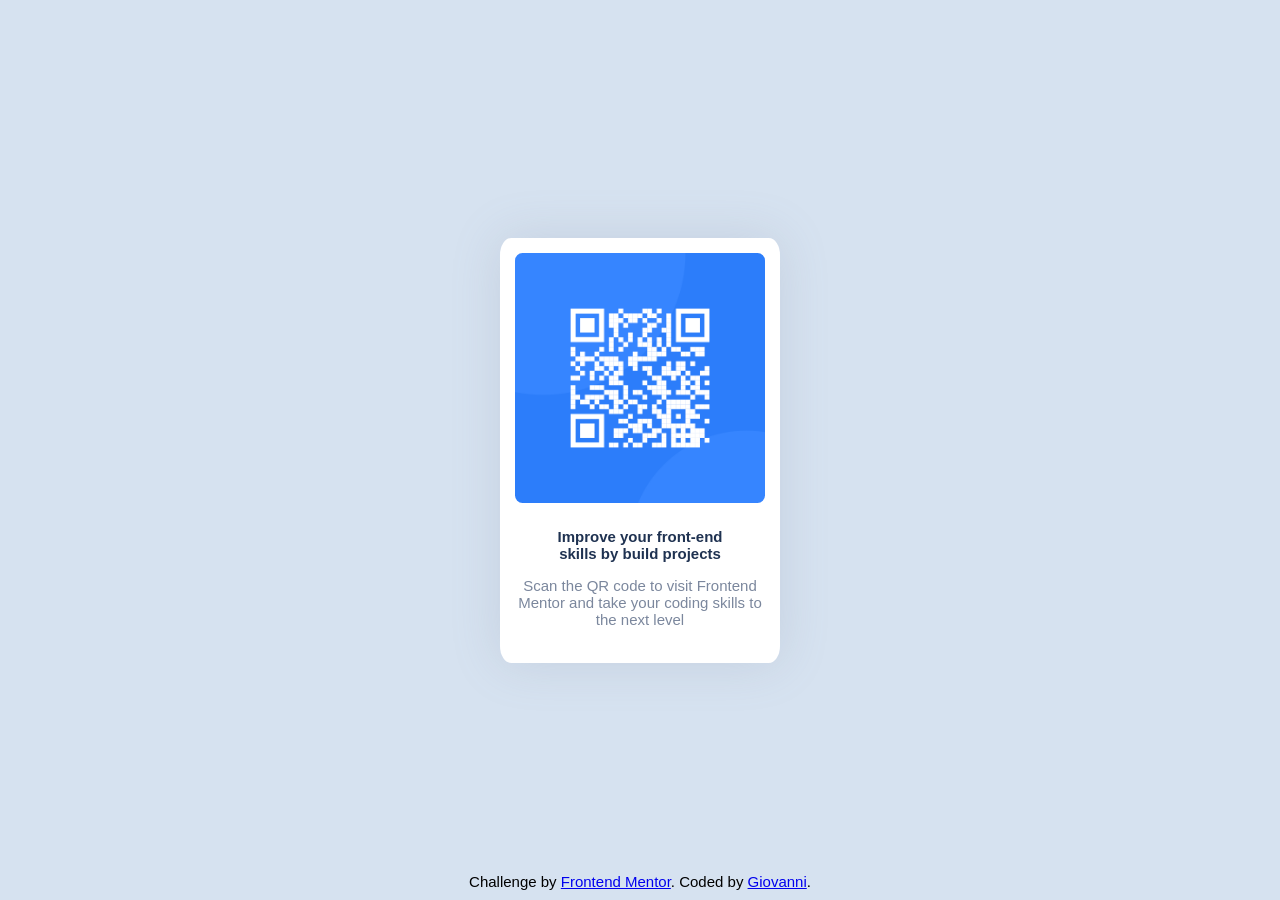
<file: index.html>
<!DOCTYPE html>
<html lang="en">
<head>
  <meta charset="UTF-8">
  <meta name="viewport" content="width=device-width, initial-scale=1.0"> <!-- displays site properly based on user's device -->

  <link rel="icon" type="image/png" sizes="32x32" href="./images/favicon-32x32.png">
  <link rel="stylesheet" href="styles.css">
  
  <title>Frontend Mentor | QR code component</title>
</head>
<body>

  <div class="modal">
    <img src="/images/image-qr-code.png" alt="qr code" class="modal_qrcode">
    <p class="modal_title">Improve your front-end &#10;&#13; skills by build projects</p>
    <p class="modal_subtitle">Scan the QR code to visit Frontend Mentor and take your coding skills to the next level</p>
  </div>
  
  <div class="attribution">
    Challenge by <a href="https://www.frontendmentor.io?ref=challenge" target="_blank">Frontend Mentor</a>. 
    Coded by <a href="#">Giovanni</a>.
  </div>
</body>
</html>
</file>
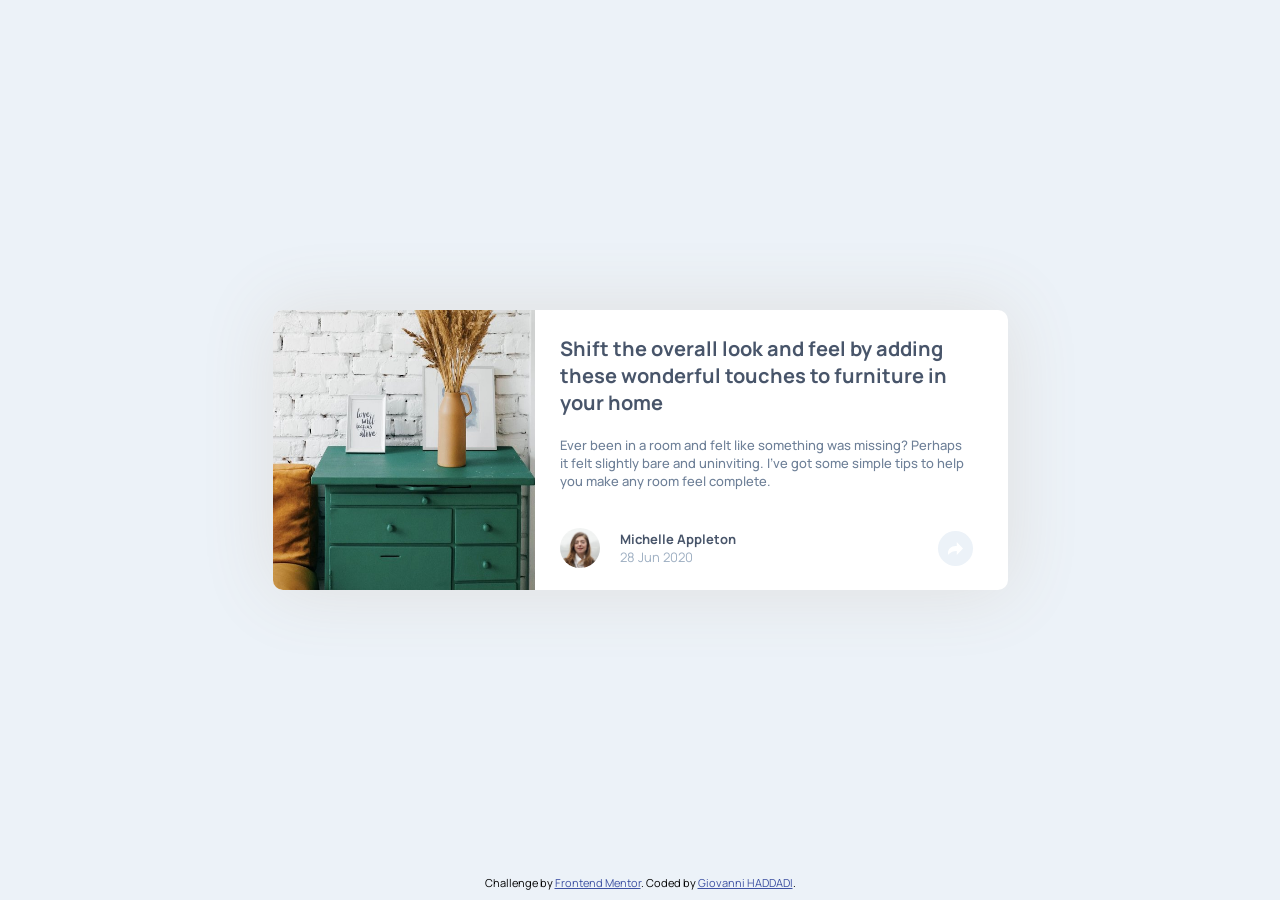
<file: article-preview-component/index.html>
<!DOCTYPE html>
<html lang="en">
<head>
  <meta charset="UTF-8">
  <meta name="viewport" content="width=device-width, initial-scale=1.0"> <!-- displays site properly based on user's device -->

  <link rel="icon" type="image/png" sizes="32x32" href="./images/favicon-32x32.png">
  <link rel="stylesheet" href="./style.css">
  
  <title>Frontend Mentor | Article preview component</title>

  <!-- Feel free to remove these styles or customise in your own stylesheet 👍 -->
  <style>
    .attribution { font-size: 11px; text-align: center; }
    .attribution a { color: hsl(228, 45%, 44%); }
  </style>
</head>
<body>
  <div class="article-container">
    <div class="picture-container">
      <img src="./images/drawers.jpg" alt="drawers picture" class="article-picture">
    </div>
    <div class="text-container">
      <p class="article-title">Shift the overall look and feel by adding these wonderful 
        touches to furniture in your home</p>
      <p class="article-description">Ever been in a room and felt like something was missing? Perhaps 
        it felt slightly bare and uninviting. I’ve got some simple tips 
        to help you make any room feel complete.</p>
      <div class="information-container">
        <div class="author-container">
          <img src="./images/avatar-michelle.jpg" alt="Michelle's avatar">
          <div class="author-information">
            <p class="author-name">Michelle Appleton</p>
            <p class="article-date">28 Jun 2020</p>
          </div>
        </div>
        <button class="share-button" id="share-button">
          <svg xmlns="http://www.w3.org/2000/svg" width="15" height="13">
            <path fill="#fff" d="M15 6.495L8.766.014V3.88H7.441C3.33 3.88 0 7.039 0 10.936v2.049l.589-.612C2.59 10.294 5.422 9.11 8.39 9.11h.375v3.867L15 6.495z"/>
          </svg>
        </button>

        <div class="share-container" id="share-container">
          <p class="share-text">Share</p>
          <svg xmlns="http://www.w3.org/2000/svg" width="20" height="20">
            <path fill="#FFF" d="M18.896 0H1.104C.494 0 0 .494 0 1.104v17.793C0 19.506.494 20 1.104 20h9.58v-7.745H8.076V9.237h2.606V7.01c0-2.583 1.578-3.99 3.883-3.99 1.104 0 2.052.082 2.329.119v2.7h-1.598c-1.254 0-1.496.597-1.496 1.47v1.928h2.989l-.39 3.018h-2.6V20h5.098c.608 0 1.102-.494 1.102-1.104V1.104C20 .494 19.506 0 18.896 0z"/>
          </svg>
          <svg xmlns="http://www.w3.org/2000/svg" width="20" height="17">
            <path fill="#FFF" d="M20 2.172a8.192 8.192 0 01-2.357.646 4.11 4.11 0 001.804-2.27 8.22 8.22 0 01-2.605.996A4.096 4.096 0 0013.847.248c-2.65 0-4.596 2.472-3.998 5.037A11.648 11.648 0 011.392 1a4.109 4.109 0 001.27 5.478 4.086 4.086 0 01-1.858-.513c-.045 1.9 1.318 3.679 3.291 4.075a4.113 4.113 0 01-1.853.07 4.106 4.106 0 003.833 2.849A8.25 8.25 0 010 14.658a11.616 11.616 0 006.29 1.843c7.618 0 11.922-6.434 11.663-12.205A8.354 8.354 0 0020 2.172z"/>
          </svg>
          <svg xmlns="http://www.w3.org/2000/svg" width="20" height="20">
            <path fill="#FFF" d="M10 0C4.478 0 0 4.477 0 10c0 4.237 2.636 7.855 6.356 9.312-.088-.791-.167-2.005.035-2.868.182-.78 1.172-4.97 1.172-4.97s-.299-.6-.299-1.486c0-1.39.806-2.428 1.81-2.428.852 0 1.264.64 1.264 1.408 0 .858-.545 2.14-.828 3.33-.236.995.5 1.807 1.48 1.807 1.778 0 3.144-1.874 3.144-4.58 0-2.393-1.72-4.068-4.177-4.068-2.845 0-4.515 2.135-4.515 4.34 0 .859.331 1.781.745 2.281a.3.3 0 01.069.288l-.278 1.133c-.044.183-.145.223-.335.134-1.249-.581-2.03-2.407-2.03-3.874 0-3.154 2.292-6.052 6.608-6.052 3.469 0 6.165 2.473 6.165 5.776 0 3.447-2.173 6.22-5.19 6.22-1.013 0-1.965-.525-2.291-1.148l-.623 2.378c-.226.869-.835 1.958-1.244 2.621.937.29 1.931.446 2.962.446 5.522 0 10-4.477 10-10S15.522 0 10 0z"/>
          </svg>
        </div>
      </div>
    </div>
  </div>

  <div class="attribution">
    Challenge by <a href="https://www.frontendmentor.io?ref=challenge" target="_blank">Frontend Mentor</a>. 
    Coded by <a href="https://www.giovanni-haddadi.com/" target="_blank">Giovanni HADDADI</a>.
  </div>


  <script type="text/javascript" src="./script.js"></script>
</body>
</html>
</file>
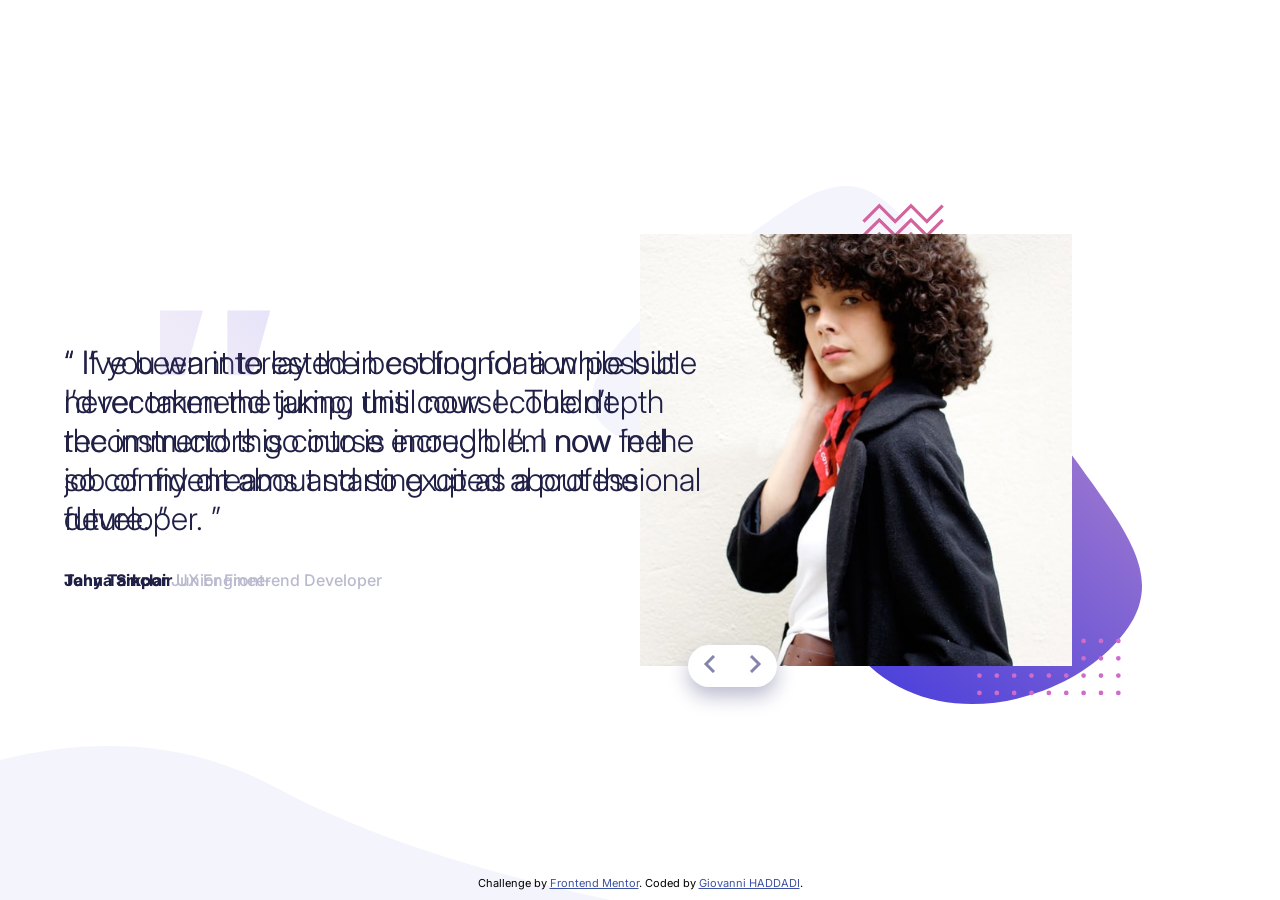
<file: coding-bootcamp-testimonials-slider/index.html>
<!DOCTYPE html>
<html lang="en">
<head>
  <meta charset="UTF-8">
  <meta name="viewport" content="width=device-width, initial-scale=1.0"> <!-- displays site properly based on user's device -->
  
  <link rel="icon" type="image/png" sizes="32x32" href="./images/favicon-32x32.png">
  <link rel="stylesheet" href="style.css">
  
  <title>Frontend Mentor | Coding Bootcamp Testimonials Slider</title>
</head>
<body>

  <div class="testimonial-container">
    <img src="./images/pattern-quotes.svg" id="pattern-quotes">
    <div class="testimonial-infos" id="testimonial1">
      <p class="testimonial-text">
        “ I’ve been interested in coding for a while but never taken the jump, until now. 
        I couldn’t recommend this course enough. I’m now in the job of my dreams and so 
        excited about the future. ”
      </p>
      <p class="testimonial-name">Tanya Sinclair</p>
      <p class="testimonial-job">UX Engineer</p>
    </div>
  </div>

  <div class="client-picture-container">
    <img src="./images/pattern-bg.svg" alt="picture's background" class="background-picture">
    <div class="test">
      <img src="./images/image-tanya.jpg" class="client-picture" id="tanya-picture">
      <img src="./images/image-john.jpg" class="client-picture" id="john-picture">
    </div>
    <div class="button-container">
      <button id="left-button">
        <img src="./images/icon-prev.svg" alt="precedent button">
      </button>
      <button id="right-button">
        <img src="./images/icon-next.svg" alt="next button">
      </button>
    </div>
  </div>

  
  

  <div class="testimonial-container">
    <div class="testimonial-infos" id="testimonial2">
      <p class="testimonial-text">
        “ If you want to lay the best foundation possible I’d recommend taking this course. 
        The depth the instructors go into is incredible. I now feel so confident about 
        starting up as a professional developer. ”
      </p>
      <p class="testimonial-name">John Tarkpor</p>
      <p class="testimonial-job">Junior Front-end Developer</p>
    </div>
  </div>

  <img src="./images/pattern-curve.svg" id="pattern-curve">
  
  <div class="attribution">
    Challenge by <a href="https://www.frontendmentor.io?ref=challenge" target="_blank">Frontend Mentor</a>. 
    Coded by <a href="https://www.giovanni-haddadi.com/" target="_blank">Giovanni HADDADI</a>.
  </div>

  <script type="text/javascript" src="./script.js"></script>
</body>
</html>
</file>
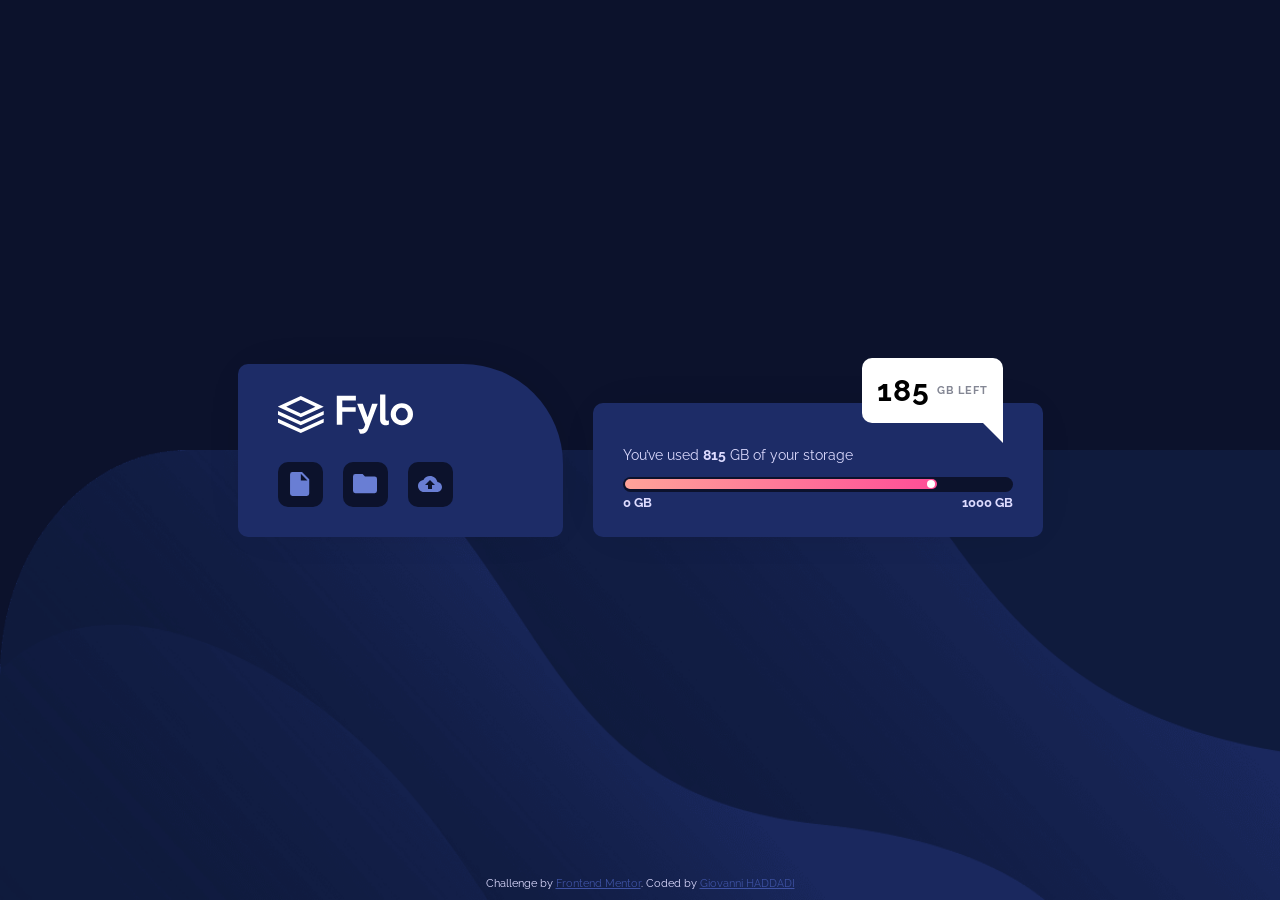
<file: fylo-data-storage-component/index.html>
<!DOCTYPE html>
<html lang="en">
<head>
  <meta charset="UTF-8">
  <meta name="viewport" content="width=device-width, initial-scale=1.0"> <!-- displays site properly based on user's device -->

  <link rel="icon" type="image/png" sizes="32x32" href="./images/favicon-32x32.png">
  <link rel="stylesheet" href="style.css">
  
  <title>Frontend Mentor | Fylo data storage component</title>
</head>

<body>
  <div class="page">
    <div class="module-container">
      <div class="first-module-container">
        <div class="logo-container">
          <img class="fylo-logo" src="./images/logo.svg" alt="Fylo Logo">
        </div>
        <div class="buttons-container">
          <a class="button-icon" href="#">
            <img src="./images/icon-document.svg" alt="Document Button Icon">
          </a>
          <a class="button-icon" href="#">
            <img src="./images/icon-folder.svg" alt="Folder Button Icon">
          </a>
          <a class="button-icon" href="#">
            <img src="./images/icon-upload.svg" alt="Upload Button Icon">
          </a>
        </div>
      </div>
  
      <div class="second-module-container">
        <div class="data-left-container">
          <p id="data-number-left">185</p>
          <p>GB Left</p>
        </div>
        <p class="data-used-text">You’ve used <strong>815</strong> GB of your storage</p>
        <div class="progress-bar-container">
          <div class="progress-bar"></div>
          <p id="minimum-data">0 GB</p>
          <p id="maximum-data">1000 GB</p>
        </div>
      </div>
    </div>
    <img class="background-font" src="./images/bg-desktop.png">
  
    <div class="attribution">
      Challenge by <a href="https://www.frontendmentor.io?ref=challenge" target="_blank">Frontend Mentor</a>. 
      Coded by <a href="https://www.giovanni-haddadi.com/">Giovanni HADDADI</a>
    </div>
  </div>
  
</body>
</html>
</file>
<file: styles.css>
@import url(https://fonts.google.com/specimen/Outfit);

body {
    background-color: hsl(212, 45%, 89%);
    font-size: 15px;
    font-family: "Outfit", sans-serif;
    margin: 0;
    min-height: 100vh;
    position: relative;
    display: flex;
    flex-direction: column;
    justify-content: center;
    align-items: center;
}

.modal {
    background-color: hsl(0, 0%, 100%);
    border-radius: 4%;
    box-shadow: 0px 0px 50px 0px hsl(220, 15%, 55%, 0.2);
    padding: 15px;
    width: 250px;
    display: flex;
    flex-direction: column;
    align-items: center;
}

.modal_qrcode {
    border-radius: 3%;
    width: 250px;
}

.modal_title {
    margin: 25px 0 15px 0;
    color: hsl(218, 44%, 22%);
    font-weight: 700;
    text-align: center;
    white-space: pre-line;
}

.modal_subtitle {
    margin: 0 0 20px 0;
    color: hsl(220, 15%, 55%);
    font-weight: 400;
    font-size: 15px;
    text-align: center;
}

.attribution {
    position: absolute;
    bottom: 10px;
}
</file>
<file: article-preview-component/style.css>
@import url('https://fonts.googleapis.com/css2?family=Manrope:wght@500;700&display=swap');

html {
    min-height: 100vh;
    background: hsl(210, 46%, 95%);
    font-family: 'Manrope', sans-serif;
    font-size: 13px;
}

body {
    display: flex;
    justify-content: center;
    align-items: center;
    margin: 0 auto;
    min-height: 100vh;
    min-width: auto;
}

p {
    margin: 0;
}

.picture-container {
    overflow: hidden;
    width: 600px;
    height: 100%;
}

.article-container {
    display: flex;
    width: 735px;
    height: 280px;
    border-radius: 10px;
    background: white;
    box-shadow: 0px 0px 72px 3px rgba(224,224,224,1);
}

.article-picture {
    width: 300px;
    height: 100%;
    border-radius: 10px 0 0 10px;
}

.article-title {
    font-weight: 700;
    font-size: 20px;
    color: hsl(217, 19%, 35%);
    padding: 25px 35px 20px 25px;
}

.article-description {
    font-weight: 500;
    color:hsl(214, 17%, 51%);
    padding: 0 35px 20px 25px;
}

.information-container {
    display: flex;
    position: relative;
    flex-direction: row;
    justify-content: space-between;
    align-items: center;
    padding: 0 35px 0 25px;
}

.author-container {
    display: flex;
    flex-direction: row;
    align-items: center;
}

.author-container img {
    width: 40px;
    border-radius: 100px;
}

.author-information {
    margin: 20px;
}

.author-name {
    font-weight: 700;
    color:  hsl(217, 19%, 35%);
}

.article-date {
    color: hsl(212, 23%, 69%);
}

.share-button {
    all: unset;
    display: flex;
    align-items: center;
    justify-content: center;
    cursor: pointer;
    width: 35px;
    height: 35px;
    background: hsl(210, 46%, 95%);
    border-radius: 100px;
    transition-duration: 0.5s;
    z-index: 1;
}

.share-container {
    display: flex;
    position: absolute;
    flex-direction: row;
    align-items: center;
    justify-content: center;
    transform: translate(calc(50% - 52.5px), -50%);
    right: 0;
    top: 0;
    border-radius: 10px;
    background: hsl(217, 19%, 35%);
    padding: 15px;
    opacity: 0;
    transition-duration: 0.5s;
}

.share-container::after {
    content: '';
    position: absolute;
    width: 0;
    height: 0;
    transform: translate(0%, calc(50% + 15px));
    border-top: 20px solid #4E5765;
    border-right: 20px solid transparent;
    border-left: 20px solid transparent;
}

.share-text {
    letter-spacing: 3px;
    text-transform: uppercase;
    color: hsl(212, 23%, 69%);
}

.share-container svg {
    margin: 0 10px;
}

.attribution { 
    width: 100%;
    font-size: 11px; 
    text-align: center; 
    position: absolute;
    bottom: 10px;
}

.attribution a { 
    color: hsl(228, 45%, 44%); 
}

.active {
    transition-duration: 0.5s;
    transform: translate(calc(50% - 52.5px), -100%);
    opacity: 1;
}

.clicked {
    background: hsl(214, 17%, 51%);
    transition-duration: 0.5s;
    fill: white;
}

@media all and (max-width: 840px) {
    .article-container {
        flex-direction: column;
        width: 350px;
        height: unset;
    }

    .picture-container {
        height: 230px;
        width: initial;
    }

    .article-picture {
        height: 280px;
        width: 100%;
        border-radius: 10px 10px 0 0;
    }

    .share-container {
        transform: translate(0%, 0%);
        left: 0;
        bottom: 0;
        z-index: 0;
        border-radius: 0 0 10px 10px;
        padding-right: 120px;
    }

    .share-container::after {
        content: none;
    }
}

@media all and (max-width: 461px) {
    .article-title {
        font-size: 17px;
    }
}
</file>
<file: coding-bootcamp-testimonials-slider/style.css>
@import url('https://fonts.googleapis.com/css2?family=Inter:wght@300;500;700&display=swap');

* {
    box-sizing: border-box;
}

html {
    min-height: 100vh;
    overflow: hidden;
}

body {
    font-family: 'Inter', sans-serif;
    margin: 0 auto;
}

.testimonial-container {
    position: absolute;
    width: 40em;
    transform: translate(-100%,-50%);
    top: 50%;
    left: 55%;
    color: hsl(240, 38%, 20%);
    z-index: 1;
    overflow: hidden;
}

#testimonial2 {
    top: 0;
}

#pattern-quotes {
    position: absolute;
    left: 6em;
    top: -2.2em;
}

.testimonial-text {
    font-size: 32px;
    font-weight: 300;
}

.testimonial-name, .testimonial-job {
    display: inline;
}

.testimonial-name {
    font-weight: 700;
}

.testimonial-job {
    color: hsl(240, 18%, 77%);
    font-weight: 500;
}

.client-picture-container {
    position: absolute;
    transform: translate(100%, -50%);
    top: 50%;
    right: 50%;
}

.test {
    display: grid;
    grid-template-columns: 1fr;
    grid-template-rows: 1fr;
    grid-column-gap: 0px;
    grid-row-gap: 0px;
    overflow: hidden;
}

.background-picture {
    position: absolute;
    width: 550px;
    top: -3em;
    left: -3em;
    z-index: -1;
}

#tanya-picture {
    z-index: 0;
}

.client-picture {
    /*box-shadow: 0px 9px 20px 0px hsl(240, 18%, 77%);*/
    width: 432px;
    grid-area: 1 / 1 / 2 / 2;
}

.button-container {
    position: absolute;
    transform: translate(0, -50%);
    left: 3em;
    background: white;
    box-shadow: 0px 9px 20px 0px hsl(240, 18%, 77%);
    width: fit-content;
    border-radius: 100px;
}

.button-container button {
    all: unset;
    cursor: pointer;
    padding: 10px 15px;
    transition-duration: 0.4s;
}

.button-container button:hover {
    background: #FAF8FF;
}

.button-container button:nth-child(1)
{
    border-radius: 100px 0 0 100px;
}

.button-container button:nth-child(2)
{
    border-radius: 0 100px 100px 0;
}

#pattern-curve {
    position: absolute;
    bottom: 0;
    left: 0;
    z-index: -1;
}

.attribution { 
    width: 100%;
    font-size: 11px; 
    text-align: center; 
    position: absolute;
    bottom: 10px;
}

.attribution a { 
    color: hsl(228, 45%, 44%); 
}

.rightOut {
    animation-name: slideOutRight;
    animation-duration: 2s;
    animation-fill-mode: forwards;
}

@keyframes slideOutRight {
    to {         
        transform: translate(0%, 150%);
    }
}

.rightIn {
    animation-name: slideInRight;
    animation-duration: 2s;
    animation-fill-mode: forwards;
}

@keyframes slideInRight {
    from {
        display: none;
        transform: translate(0, -150%);
    }
    to {
        display: inline;
        transform: translate(0, 0);
    }
}

.leftOut {
    animation-name: slideOutLeft;
    animation-duration: 2s;
    animation-fill-mode: forwards;
}

@keyframes slideOutLeft {
    to {         
        transform: translate(0%, -150%);
    }
}

.leftIn {
    animation-name: slideInLeft;
    animation-duration: 2s;
    animation-fill-mode: forwards;
}

@keyframes slideInLeft {
    from {
        display: none;
        transform: translate(0, 150%);
    }
    to {
        display: inline;
        transform: translate(0, 0);
    }
}

@media all and (max-width: 1180px) {
    .test {
        justify-items: center;
    }

    .client-picture-container {
        transform: translate(50%,0);
        top: 5%;
    }

    .client-picture {
        width: 340px;
    }

    .background-picture {
        width: 435px;
        top: -2.5em;
        left: -2.5em;
    }

    .button-container {
        transform: translate(-50%, -50%);
        left: 50%;
    }

    .testimonial-container {
        all: unset;
        position: absolute;
        bottom: 7%;
        width: 588px;
        transform: translate(-50%, 0%);
        left: 50%;
        overflow: hidden;
    }

    #pattern-quotes {
        transform: translate(-50%, 0);
        left: 50%;
        width: 80px;
        height: 90px;
    }

    .testimonial-infos {
        display: flex;
        flex-direction: column;
        justify-content: center;
        align-items: center;
        text-align: center;
    }

    .testimonial-name, .testimonial-job {
        margin: 0px;
    }

    .testimonial-text {
        font-size: 22px;
    }

    #pattern-curve {
        width: 305px;
    }
}

@media all and (max-width: 590px) {
    .client-picture-container {
        top: 6%;
    }
    
    .client-picture {
        width: 255px;
    }

    .background-picture {
        width: 330px;
        top: -1.9em;
        left: -1.9em;
    }

    .testimonial-container {
        width: 350px;
        bottom: 12%;
    }

    .testimonial-text {
        font-size: 20px;
    }

    #pattern-quotes {
        transform: translate(-50%, 60%);
        width: 60px;
        height: unset;
    }

    #pattern-curve {
        width: 75%;
    }
}
</file>
<file: fylo-data-storage-component/style.css>
@import url('https://fonts.googleapis.com/css2?family=Raleway:wght@400;700&display=swap');


* {
    box-sizing: border-box;
}

body {
    background: hsl(229, 57%, 11%);
    position: relative;
    margin: 0 auto;
    font-family: 'Raleway', sans-serif;
    font-size: 14px;
    color: hsl(243, 100%, 93%);
    overflow: hidden;
}

.page {
    display: flex;
    flex-direction: row;
    min-height: 100vh;
    align-items: center;
    justify-content: center;
}

.module-container {
    display: flex;
    align-items: flex-end;
    justify-content: center;
    width: 100%;
}

.first-module-container {
    display: flex;
    flex-direction: column;
    justify-content: center;
    background: hsl(228, 56%, 26%);
    width: fit-content;
    height: fit-content;
    border-radius: 10px 100px 10px 10px;
    padding: 30px 100px 30px 30px;
    box-shadow: 0 0 50px -25px rgba(0,0,0,.3);
    margin: 0 15px;
}

.logo-container {
    margin-left: 10px;
    margin-bottom: 25px;
}

.buttons-container {
    display: flex;
    flex-direction: row;
    align-items: flex-start;
}

.buttons-container a {
    display: flex;
    align-items: center;
    justify-content: center;
    margin: 0 10px;
}

.button-icon {
    text-decoration: none;
    background: hsl(229, 57%, 11%);
    border-radius: 10px;
    width: 45px;
    height: 45px;
    display: inline-block;
}

.second-module-container {
    background: hsl(228, 56%, 26%);
    border-radius: 10px;
    width: 450px;
    height: fit-content;
    position: relative;
    padding: 30px;
    padding-bottom: 45px;
    box-shadow: 0 0 50px -25px rgba(0,0,0,.3);
    margin: 0 15px;
}

.data-left-container {
    display: flex;
    flex-direction: row;
    align-items: center;
    justify-content: center;
    background: white;
    position: absolute;
    border-radius: 10px;
    right: 40px;
    top: 0;
    margin-top: -10%;
    padding: 15px;
}

.data-left-container::after {
    content: '';
    position: absolute;
    width: 0;
    height: 0;
    border-top: 40px solid white;
    border-left: 40px solid transparent;
    right: 0;
    bottom: 0;
    margin-bottom: -20px;
}

.data-left-container p {
    font-weight: bold;
    font-size: 11px;
    text-transform: uppercase;
    letter-spacing: 1px;
    color: hsl(229, 7%, 55%);
    margin: 0;
}

#data-number-left {
    font-size: 30px;
    font-weight: bold;
    color: black;
    margin-right: 7px;
}

.progress-bar-container {
    display: flex;
    align-items: center;
    width: 100%;
    height: 15px;
    background: hsl(229, 57%, 11%);
    border-radius: 100px;
    position: relative;
}

.progress-bar {
    width: 80%;
    height: 10px;
    background: linear-gradient(90deg, rgba(255,163,153,1) 0%, rgba(255,77,151,1) 100%);
    border-radius: 100px;
    margin: 2px;
    position: relative;
}

#minimum-data, #maximum-data {
    position: absolute;
    font-weight: bold;
    top: 5px;
    font-size: 13px;
}

#minimum-data {
    left: 0;
}

#maximum-data {
    right: 0;
}

.progress-bar::after {
    content: '';
    width: 8px;
    height: 8px;
    border-radius: 100px;
    background: white;
    position: absolute;
    margin: .5px 2px;
    right: 0;
}

.background-font {
    position: absolute;
    z-index: -1;
    bottom: 0;
    right: 0;
    width: 100%;
    height: 50%;
}

.attribution { 
    font-size: 11px; 
    text-align: center; 
    position: absolute;
    bottom: 10px;
}

.attribution a { 
    color: hsl(228, 45%, 44%); 
}

@media all and (max-width: 831px) {
    body {
        background: url(./images/bg-mobile.png);
        background-size: cover;
    }

    .background-font {
        display: none;
    }

    .module-container {
        flex-direction: column;
        align-items: center;
    }

    .first-module-container, .second-module-container {
        margin: 15px 0;
    }

    .second-module-container {
        padding-bottom: 65px;
    }

    .data-used-text {
        width: 100%;
        text-align: center;
    }

    .data-left-container {
        bottom: 0;
        left: 0;
        transform: translate(100%, 50%);
        top: unset;
        right: unset;
    }

    .data-left-container::after {
        visibility: hidden;
    }
}

@media all and (max-width: 476px) {
    .second-module-container {
        width: 90%;
    }

    .data-left-container {
        left: 50%;
        bottom: 0;
        transform: translate(-50%, 50%);
    }
}
</file>
